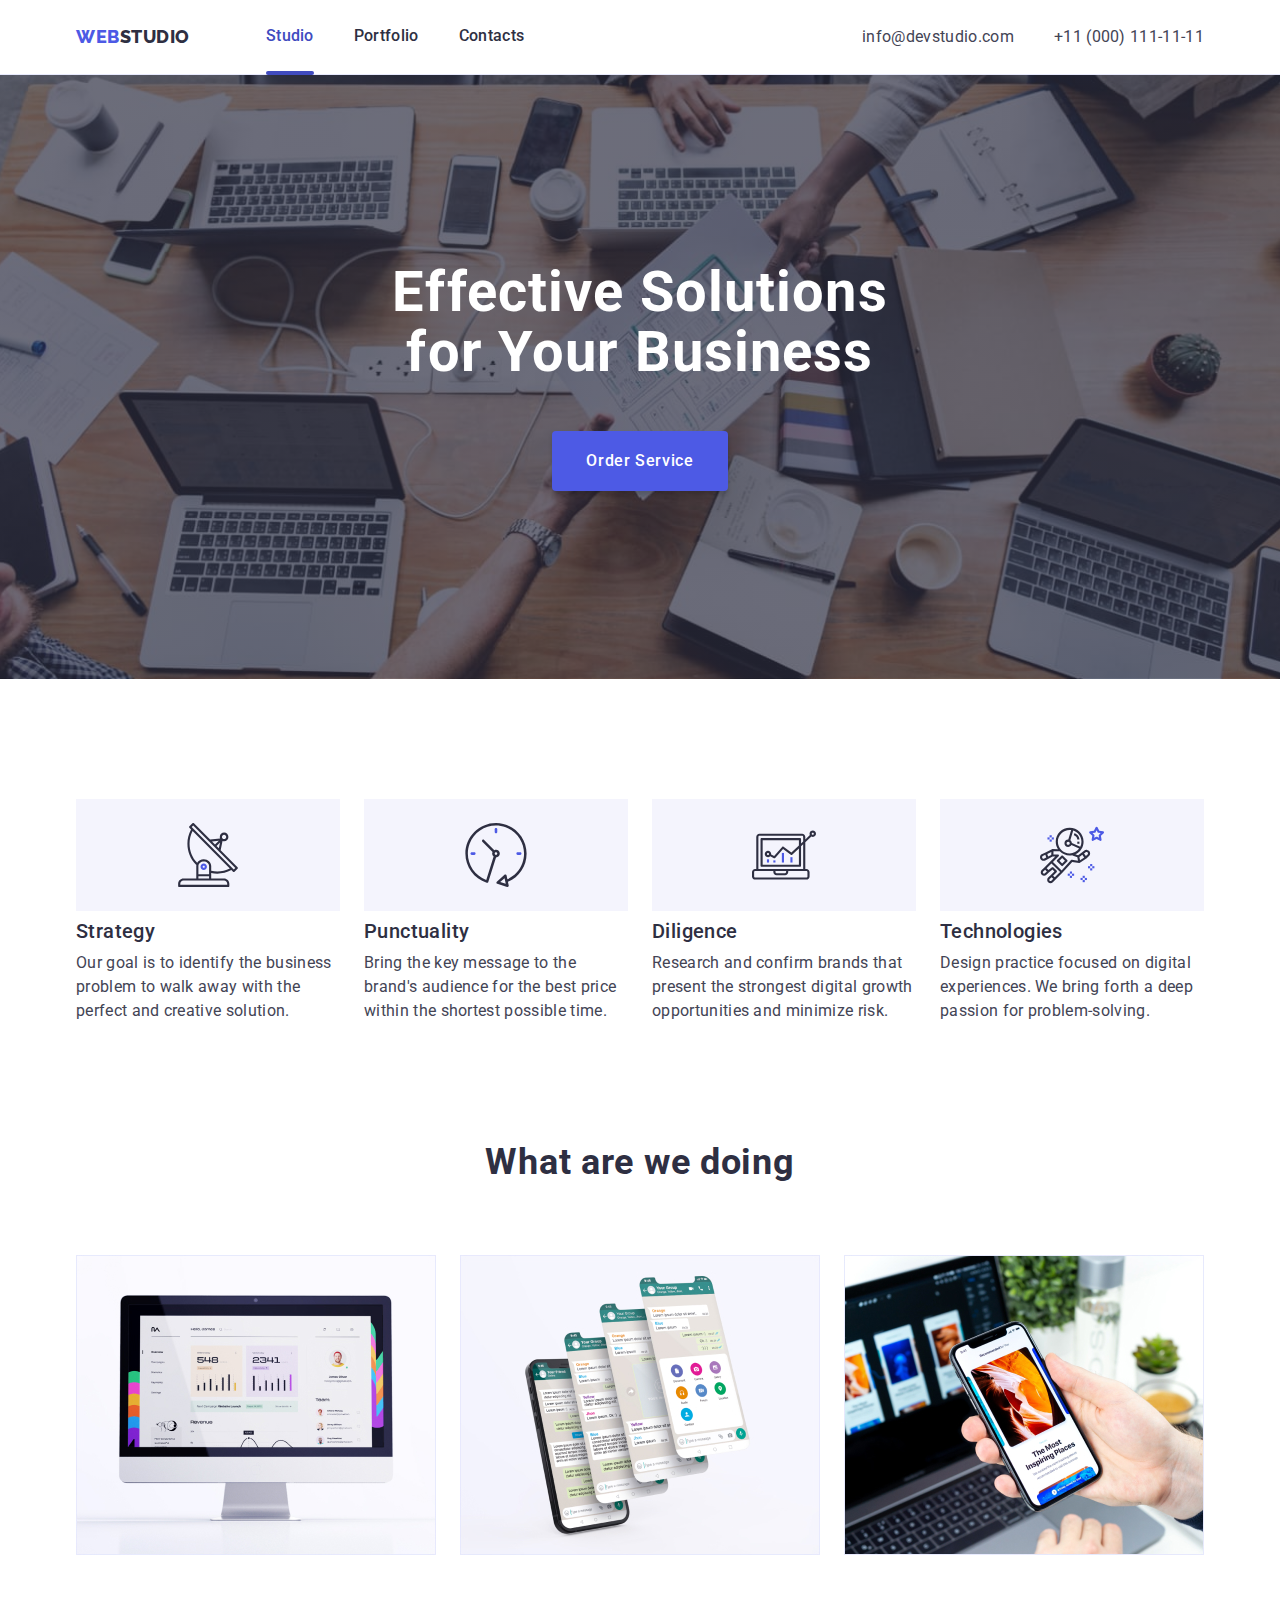
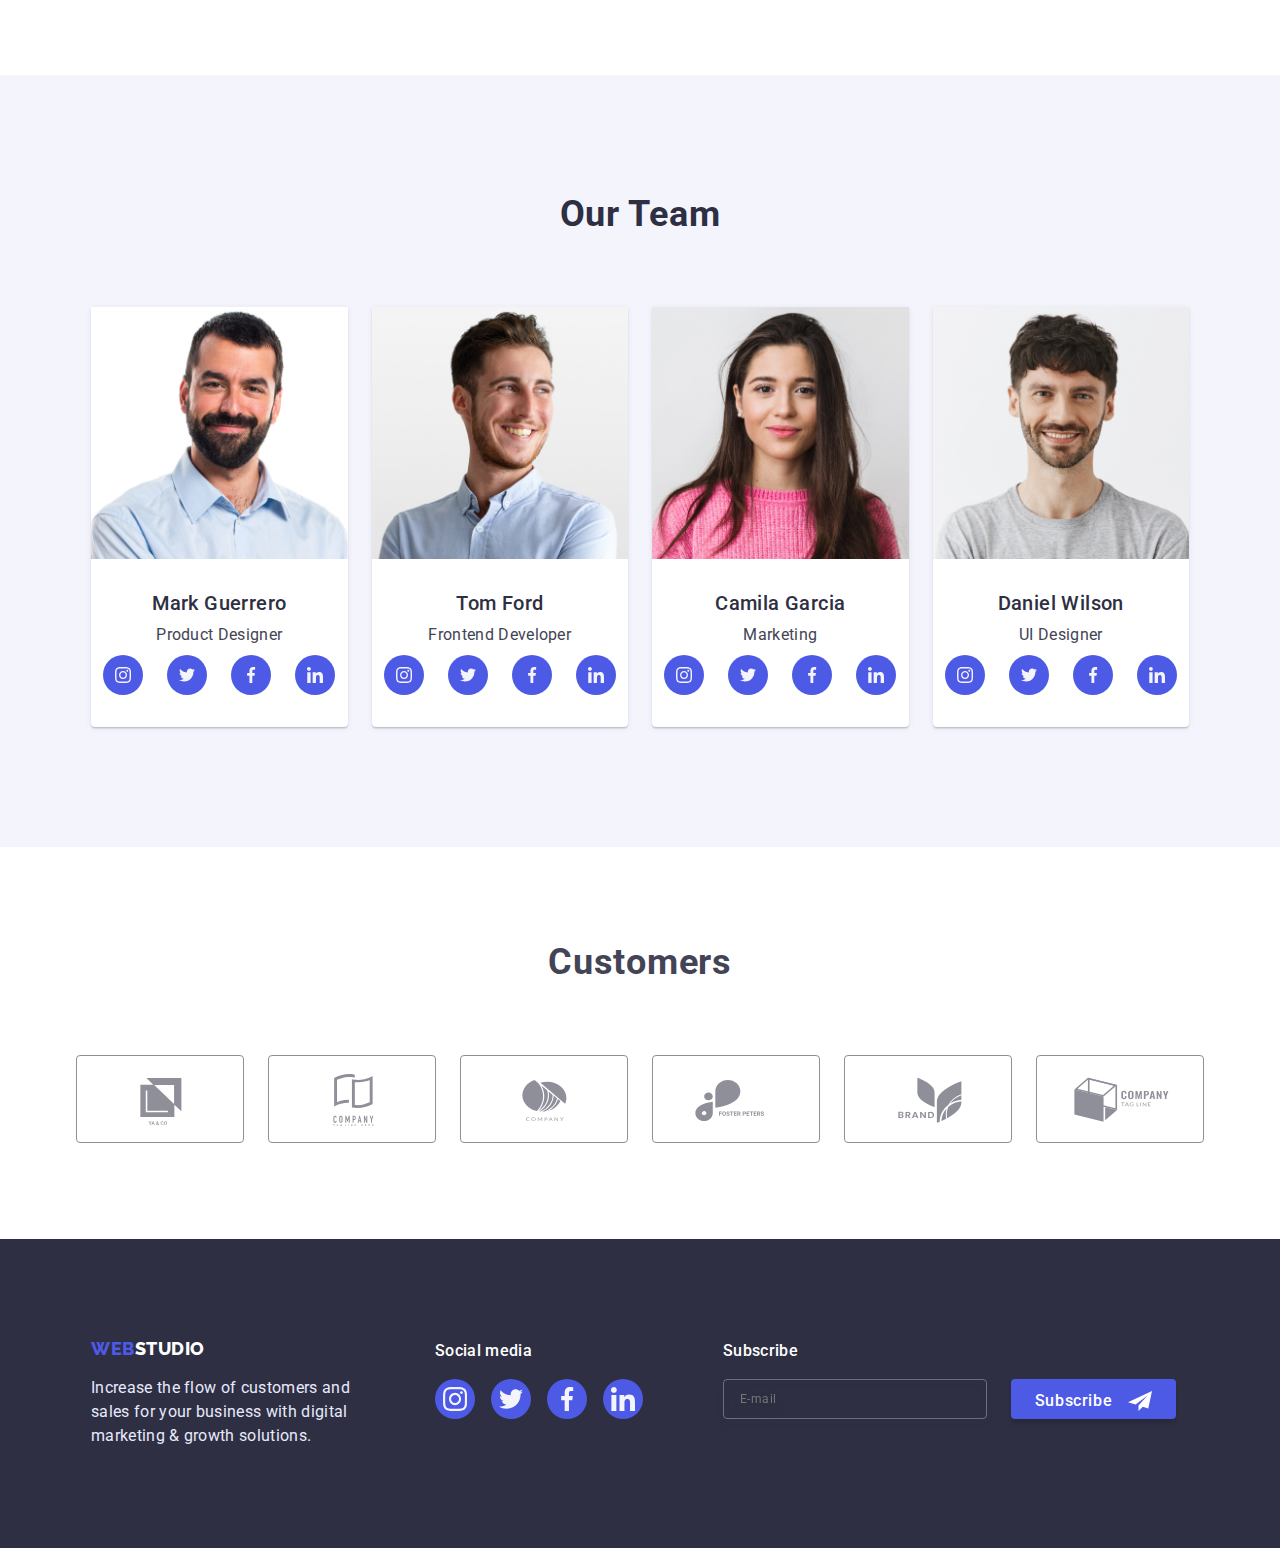
<file: index.html>
<!DOCTYPE html>
<html lang="en">
  <head>
    <meta charset="UTF-8" />
    <meta http-equiv="X-UA-Compatible" content="IE=edge" />
    <meta name="viewport" content="width=device-width, initial-scale=1.0" />
    <title>Document</title>
    <link rel="preconnect" href="https://fonts.googleapis.com" />
    <link rel="preconnect" href="https://fonts.gstatic.com" crossorigin />
    <link
      href="https://fonts.googleapis.com/css2?family=Raleway:wght@800&family=Roboto:wght@400;500;700;900&display=swap"
      rel="stylesheet"
    />
    <link
      rel="stylesheet"
      href="https://cdnjs.cloudflare.com/ajax/libs/modern-normalize/1.1.0/modern-normalize.min.css"
    />
    <link rel="stylesheet" href="./css/styles.css" />
  </head>
  <body>
    <header class="page-header">
      <div class="container main-nav">
        <nav class="top-nav">
          <a href="./index.html" class="logo">
            <span class="logo-web">WEB</span>STUDIO</a
          >
          <ul class="site-nav">
            <li class="top-item">
              <a href="./index.html" class="nav-link studio">Studio</a>
            </li>
            <li class="top-item">
              <a href="./portfolio.html" class="nav-link">Portfolio</a>
            </li>
            <li class="top-item">
              <a href="" class="nav-link">Contacts</a>
            </li>
          </ul>
        </nav>
        <address class="auth">
          <ul class="auth-link">
            <li class="top-item tab-adress">
              <a href="mailto:info@devstudio.com" class="address-link tab-mail"
                >info@devstudio.com</a
              >
            </li>
            <li class="top-item tab-adress">
              <a href="tel:+110001111111" class="address-link tab-tel"
                >+11 (000) 111-11-11</a
              >
            </li>
          </ul>
        </address>
        <button class="menu-open-btn" data-menu-open type="button">
          <svg class="menu-open-icon" width="32" height="22">
            <use href="./images/icons.svg#icon-menu-open-btn"></use>
          </svg>
        </button>
      </div>
      <div class="mob-menu is-hidden" data-menu>
        <div>
          <button type="button" class="mob-menu-modal-close" data-menu-close>
            <svg class="mob-menu-modal-icon" width="8" height="8">
              <use href="./images/icons.svg#icon-close"></use>
            </svg>
          </button>
          <ul class="mob-menu-list">
            <li class="mob-menu-item">
              <a href="./index.html" class="mob-menu-link link-contacts"
                >Studio</a
              >
            </li>
            <li class="mob-menu-item">
              <a href="./portfolio.html" class="mob-menu-link">Portfolio</a>
            </li>
            <li class="mob-menu-item">
              <a href="" class="mob-menu-link">Contacts</a>
            </li>
          </ul>
        </div>
        <div>
          <address class="mob-menu-auth">
            <ul class="mob-menu-auth-link">
              <li class="mob-menu-item">
                <a href="tel:+110001111111" class="mob-menu-address-link tel"
                  >+11 (000) 111-11-11</a
                >
              </li>
              <li class="mob-menu-item">
                <a
                  href="mailto:info@devstudio.com"
                  class="mob-menu-address-link"
                  >info@devstudio.com</a
                >
              </li>
            </ul>
          </address>
          <ul class="mob-menu-social-items">
            <li class="mob-menu-social">
              <a href="" class="mob-menu-social-link">
                <svg class="mob-menu-social-icon">
                  <use
                    href="./images/icons.svg#icon-instagram"
                    width="16"
                    height="16"
                  ></use>
                </svg>
              </a>
            </li>
            <li class="mob-menu-social">
              <a href="" class="mob-menu-social-link">
                <svg class="mob-menu-social-icon">
                  <use
                    href="./images/icons.svg#icon-twitter"
                    width="16"
                    height="16"
                  ></use>
                </svg>
              </a>
            </li>
            <li class="mob-menu-social">
              <a href="" class="mob-menu-social-link">
                <svg class="mob-menu-social-icon">
                  <use
                    href="./images/icons.svg#icon-facebook"
                    width="16"
                    height="16"
                  ></use>
                </svg>
              </a>
            </li>
            <li class="mob-menu-social">
              <a href="" class="mob-menu-social-link">
                <svg class="mob-menu-social-icon">
                  <use
                    href="./images/icons.svg#icon-linkedin"
                    width="16"
                    height="16"
                  ></use>
                </svg>
              </a>
            </li>
          </ul>
        </div>
      </div>
    </header>
    <main>
      <section class="hero">
        <h1 class="hero-title">Effective Solutions for Your Business</h1>
        <button type="button" class="hero-button" data-modal-open>
          Order Service
        </button>
      </section>

      <section class="strategy">
        <div class="container">
          <h2 class="strat-title hidden">Our skills</h2>
          <ul class="strategy-items">
            <li class="strategy-item">
              <div class="strategy-icon">
                <svg class="strat-icon">
                  <use href="./images/icons.svg#icon-antenna"></use>
                </svg>
              </div>
              <h3 class="strategy-title">Strategy</h3>
              <p class="strategy-text">
                Our goal is to identify the business problem to walk away with
                the perfect and creative solution.
              </p>
            </li>
            <li class="strategy-item">
              <div class="strategy-icon">
                <svg class="strat-icon">
                  <use href="./images/icons.svg#icon-clock"></use>
                </svg>
              </div>
              <h3 class="strategy-title">Punctuality</h3>
              <p class="strategy-text">
                Bring the key message to the brand's audience for the best price
                within the shortest possible time.
              </p>
            </li>
            <li class="strategy-item">
              <div class="strategy-icon">
                <svg class="strat-icon">
                  <use href="./images/icons.svg#icon-diagram"></use>
                </svg>
              </div>
              <h3 class="strategy-title">Diligence</h3>
              <p class="strategy-text">
                Research and confirm brands that present the strongest digital
                growth opportunities and minimize risk.
              </p>
            </li>
            <li class="strategy-item">
              <div class="strategy-icon">
                <svg class="strat-icon">
                  <use href="./images/icons.svg#icon-astronaut"></use>
                </svg>
              </div>
              <h3 class="strategy-title">Technologies</h3>
              <p class="strategy-text">
                Design practice focused on digital experiences. We bring forth a
                deep passion for problem-solving.
              </p>
            </li>
          </ul>
        </div>
      </section>

      <section class="work">
        <div class="container">
          <h2 class="work-title">What are we doing</h2>
          <ul class="work-items">
            <li class="work-item">
              <img
                srcset="./images/img1.jpg 1x, ./images/img1-2x.jpg 2x"
                src="./images/img1.jpg"
                alt="monitor"
                width="360"
              />
            </li>
            <li class="work-item">
              <img
                srcset="./images/img2.jpg 1x, ./images/img2-2x.jpg 2x"
                src="./images/img2.jpg"
                alt="text"
                width="360"
              />
            </li>
            <li class="work-item">
              <img
                srcset="./images/img3.jpg 1x, ./images/img3-2x.jpg 2x"
                src="./images/img3.jpg"
                alt="telefon"
                width="360"
              />
            </li>
          </ul>
        </div>
      </section>

      <section class="team">
        <div class="container">
          <h2 class="team-title">Our Team</h2>

          <ul class="team-items">
            <li class="team-item">
              <img
                srcset="./images/foto1.jpg 1x, ./images/foto1-2x.jpg 2x"
                src="./images/foto1.jpg"
                alt="Mark"
                width="264"
              />
              <div class="bord">
                <h3 class="team-item-title">Mark Guerrero</h3>
                <p class="team-text">Product Designer</p>

                <ul class="social-items">
                  <li class="social">
                    <a href="" class="social-link">
                      <svg class="social-icon">
                        <use
                          href="./images/icons.svg#icon-instagram"
                          width="16"
                          height="16"
                        ></use>
                      </svg>
                    </a>
                  </li>
                  <li class="social">
                    <a href="" class="social-link">
                      <svg class="social-icon">
                        <use
                          href="./images/icons.svg#icon-twitter"
                          width="16"
                          height="16"
                        ></use>
                      </svg>
                    </a>
                  </li>
                  <li class="social">
                    <a href="" class="social-link">
                      <svg class="social-icon">
                        <use
                          href="./images/icons.svg#icon-facebook"
                          width="16"
                          height="16"
                        ></use>
                      </svg>
                    </a>
                  </li>
                  <li class="social">
                    <a href="" class="social-link">
                      <svg class="social-icon">
                        <use
                          href="./images/icons.svg#icon-linkedin"
                          width="16"
                          height="16"
                        ></use>
                      </svg>
                    </a>
                  </li>
                </ul>
              </div>
            </li>
            <li class="team-item">
              <img
                srcset="./images/foto2.jpg 1x, ./images/foto2-2x.jpg 2x"
                src="./images/foto2.jpg"
                alt="Tom"
                width="264"
              />
              <div class="bord">
                <h3 class="team-item-title">Tom Ford</h3>
                <p class="team-text">Frontend Developer</p>
                <ul class="social-items">
                  <li class="social">
                    <a href="" class="social-link">
                      <svg class="social-icon">
                        <use
                          href="./images/icons.svg#icon-instagram"
                          width="16"
                          height="16"
                        ></use>
                      </svg>
                    </a>
                  </li>
                  <li class="social">
                    <a href="" class="social-link">
                      <svg class="social-icon">
                        <use
                          href="./images/icons.svg#icon-twitter"
                          width="16"
                          height="16"
                        ></use>
                      </svg>
                    </a>
                  </li>
                  <li class="social">
                    <a href="" class="social-link">
                      <svg class="social-icon">
                        <use
                          href="./images/icons.svg#icon-facebook"
                          width="16"
                          height="16"
                        ></use>
                      </svg>
                    </a>
                  </li>
                  <li class="social">
                    <a href="" class="social-link">
                      <svg class="social-icon">
                        <use
                          href="./images/icons.svg#icon-linkedin"
                          width="16"
                          height="16"
                        ></use>
                      </svg>
                    </a>
                  </li>
                </ul>
              </div>
            </li>
            <li class="team-item">
              <img
                srcset="./images/foto3.jpg 1x, ./images/foto3-2x.jpg 2x"
                src="./images/foto3.jpg"
                alt="Camila"
                width="264"
              />
              <div class="bord">
                <h3 class="team-item-title">Camila Garcia</h3>
                <p class="team-text">Marketing</p>
                <ul class="social-items">
                  <li class="social">
                    <a href="" class="social-link">
                      <svg class="social-icon">
                        <use
                          href="./images/icons.svg#icon-instagram"
                          width="16"
                          height="16"
                        ></use>
                      </svg>
                    </a>
                  </li>
                  <li class="social">
                    <a href="" class="social-link">
                      <svg class="social-icon">
                        <use
                          href="./images/icons.svg#icon-twitter"
                          width="16"
                          height="16"
                        ></use>
                      </svg>
                    </a>
                  </li>
                  <li class="social">
                    <a href="" class="social-link">
                      <svg class="social-icon">
                        <use
                          href="./images/icons.svg#icon-facebook"
                          width="16"
                          height="16"
                        ></use>
                      </svg>
                    </a>
                  </li>
                  <li class="social">
                    <a href="" class="social-link">
                      <svg class="social-icon">
                        <use
                          href="./images/icons.svg#icon-linkedin"
                          width="16"
                          height="16"
                        ></use>
                      </svg>
                    </a>
                  </li>
                </ul>
              </div>
            </li>
            <li class="team-item">
              <img
                srcset="./images/foto4.jpg 1x, ./images/foto4-2x.jpg 2x"
                src="./images/foto4.jpg"
                alt="Daniel"
                width="264"
              />
              <div class="bord">
                <h3 class="team-item-title">Daniel Wilson</h3>
                <p class="team-text">UI Designer</p>
                <ul class="social-items">
                  <li class="social">
                    <a href="" class="social-link">
                      <svg class="social-icon">
                        <use
                          href="./images/icons.svg#icon-instagram"
                          width="16"
                          height="16"
                        ></use>
                      </svg>
                    </a>
                  </li>
                  <li class="social">
                    <a href="" class="social-link">
                      <svg class="social-icon">
                        <use
                          href="./images/icons.svg#icon-twitter"
                          width="16"
                          height="16"
                        ></use>
                      </svg>
                    </a>
                  </li>
                  <li class="social">
                    <a href="" class="social-link">
                      <svg class="social-icon">
                        <use
                          href="./images/icons.svg#icon-facebook"
                          width="16"
                          height="16"
                        ></use>
                      </svg>
                    </a>
                  </li>
                  <li class="social">
                    <a href="" class="social-link">
                      <svg class="social-icon">
                        <use
                          href="./images/icons.svg#icon-linkedin"
                          width="16"
                          height="16"
                        ></use>
                      </svg>
                    </a>
                  </li>
                </ul>
              </div>
            </li>
          </ul>
        </div>
      </section>
      <section class="customers">
        <div class="container">
          <h2 class="customers-title">Customers</h2>
          <ul class="customers-items">
            <li class="customers-item">
              <a href="" class="customers-link">
                <svg class="icon-item">
                  <use href="./images/icons.svg#icon-Logo1"></use>
                </svg>
              </a>
            </li>
            <li class="customers-item">
              <a href="" class="customers-link">
                <svg class="icon-item">
                  <use href="./images/icons.svg#icon-Logo2"></use>
                </svg>
              </a>
            </li>
            <li class="customers-item">
              <a href="" class="customers-link">
                <svg class="icon-item">
                  <use href="./images/icons.svg#icon-Logo3"></use>
                </svg>
              </a>
            </li>
            <li class="customers-item">
              <a href="" class="customers-link">
                <svg class="icon-item">
                  <use href="./images/icons.svg#icon-Logo4"></use>
                </svg>
              </a>
            </li>
            <li class="customers-item">
              <a href="" class="customers-link">
                <svg class="icon-item">
                  <use href="./images/icons.svg#icon-Logo5"></use>
                </svg>
              </a>
            </li>
            <li class="customers-item">
              <a href="" class="customers-link">
                <svg class="icon-item">
                  <use href="./images/icons.svg#icon-Logo6"></use>
                </svg>
              </a>
            </li>
          </ul>
        </div>
      </section>
    </main>
    <footer class="footer">
      <div class="container footer-container">
        <div class="footer-cont">
          <a href="./index.html" class="footer-logo"
            ><span class="logo-web">WEB</span>STUDIO</a
          >
          <p class="footer-text">
            Increase the flow of customers and sales for your business with
            digital marketing & growth solutions.
          </p>
        </div>
        <div class="footer-cont">
          <p class="footer-media">Social media</p>
          <ul class="footer-items">
            <li class="footer-social">
              <a href="" class="footer-link">
                <svg class="footer-icon">
                  <use href="./images/icons.svg#icon-instagram"></use>
                </svg>
              </a>
            </li>
            <li class="footer-social">
              <a href="" class="footer-link">
                <svg class="footer-icon">
                  <use href="./images/icons.svg#icon-twitter"></use>
                </svg>
              </a>
            </li>
            <li class="footer-social">
              <a href="" class="footer-link">
                <svg class="footer-icon">
                  <use href="./images/icons.svg#icon-facebook"></use>
                </svg>
              </a>
            </li>
            <li class="footer-social">
              <a href="" class="footer-link">
                <svg class="footer-icon">
                  <use href="./images/icons.svg#icon-linkedin"></use>
                </svg>
              </a>
            </li>
          </ul>
        </div>
        <div class="footer-form">
          <p class="footer-media">Subscribe</p>
          <form class="footer-subscribe">
            <label for="footer-email" class="hidden">E-mail</label>
            <input
              type="email"
              name="footer-email"
              id="footer-email"
              placeholder="E-mail"
              class="footer-mail"
            />
            <button type="submit" class="footer-button">
              Subscribe
              <svg class="footer-icon-send" width="24" height="24">
                <use href="./images/icons.svg#icon-Frame-3"></use>
              </svg>
            </button>
          </form>
        </div>
      </div>
    </footer>
    <div class="backdrop is-hidden" data-modal>
      <div class="modal">
        <button type="button" class="modal-close" data-modal-close>
          <svg class="modal-icon" width="8" height="8">
            <use href="./images/icons.svg#icon-close"></use>
          </svg>
        </button>
        <p class="modal-title">Leave your contacts and we will call you back</p>
        <form class="modal-form">
          <div class="modal-field">
            <label for="user-name" class="modal-label-text">Name</label>
            <div class="input-wrap">
              <input
                type="text"
                class="modal-input"
                name="user-name"
                id="user-name"
              />
              <svg class="modal-input-icon" width="18" height="24">
                <use href="./images/icons.svg#icon-Frame"></use>
              </svg>
            </div>
          </div>
          <div class="modal-field">
            <label for="user-phone" class="modal-label-text">Phone</label>
            <div class="input-wrap">
              <input
                type="tel"
                class="modal-input"
                name="user-phone"
                id="user-phone"
              />
              <svg class="modal-input-icon" width="18" height="24">
                <use href="./images/icons.svg#icon-phone"></use>
              </svg>
            </div>
          </div>

          <div class="modal-field">
            <label for="user-email" class="modal-label-text">Email</label>
            <div class="input-wrap">
              <input
                type="email"
                class="modal-input"
                name="user-email"
                id="user-email"
              />
              <svg class="modal-input-icon" width="18" height="24">
                <use href="./images/icons.svg#icon-email"></use>
              </svg>
            </div>
          </div>

          <div class="modal-field">
            <label for="user-comment" class="modal-label-text">Comment</label>
            <textarea
              name="user-comment"
              id="user-comment"
              class="modal-textarea"
              placeholder="Text input"
            ></textarea>
          </div>
          <div class="modal-field">
            <input
              type="checkbox"
              id="privacy"
              name="user-privacy"
              value="true"
              class="modal-check hidden"
            />
            <label for="privacy" class="check-text">
              <span>
                <svg class="check-icon" width="10" height="8">
                  <use href="./images/icons.svg#icon-Vector"></use>
                </svg>
              </span>
              I accept the terms and conditions of the
              <a href="" class="modal-link">Privacy Policy</a></label
            >
          </div>

          <button type="submit" class="form-button">Send</button>
        </form>
      </div>
    </div>
    <script src="./js/modal.js"></script>
    <script src="./js/menu.js"></script>
  </body>
</html>
</file>
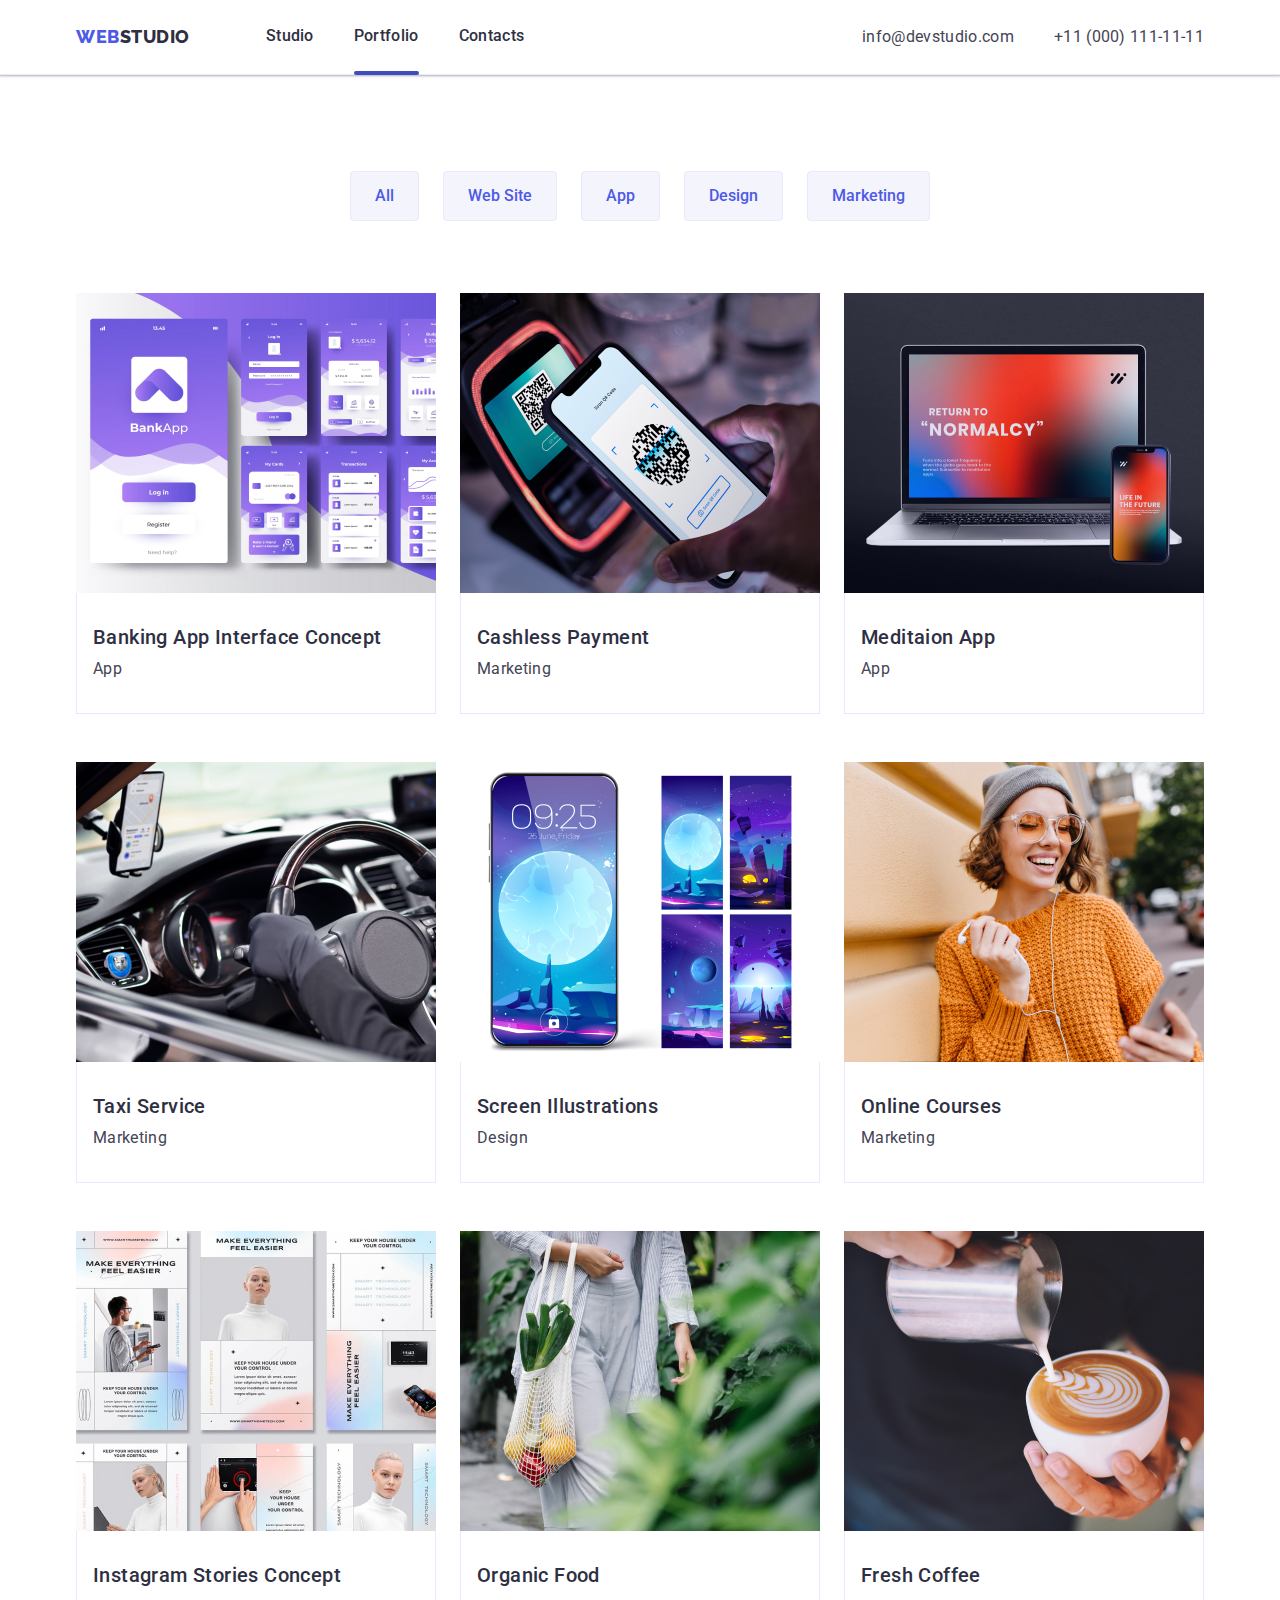
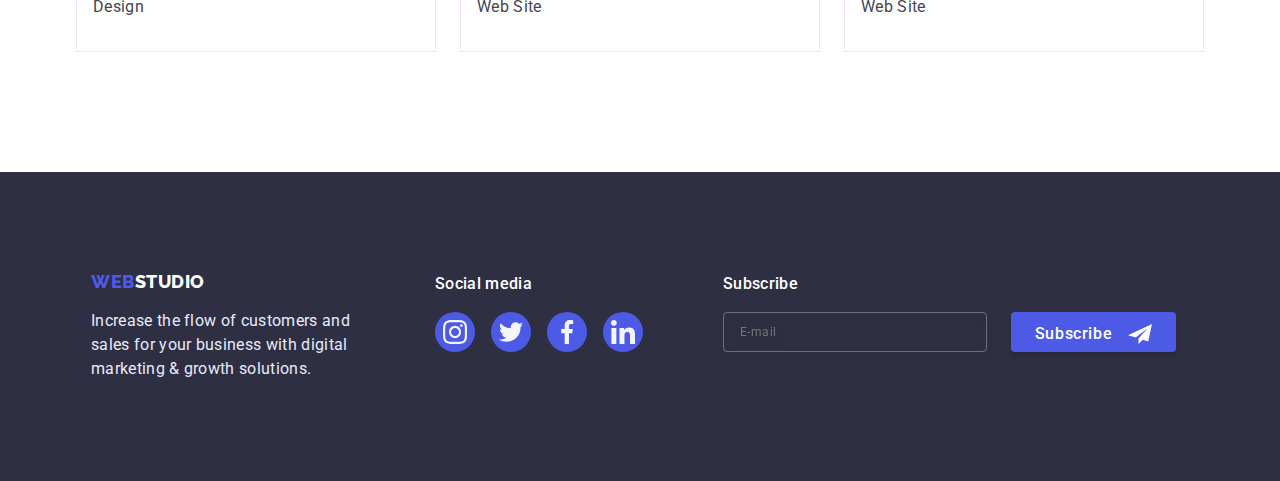
<file: portfolio.html>
<!DOCTYPE html>
<html lang="en">
  <head>
    <meta charset="UTF-8" />
    <meta http-equiv="X-UA-Compatible" content="IE=edge" />
    <meta name="viewport" content="width=device-width, initial-scale=1.0" />
    <title>Document</title>
    <link rel="preconnect" href="https://fonts.googleapis.com" />
    <link rel="preconnect" href="https://fonts.gstatic.com" crossorigin />
    <link
      href="https://fonts.googleapis.com/css2?family=Raleway:wght@800&family=Roboto:wght@400;500;700;900&display=swap"
      rel="stylesheet"
    />
    <link
      rel="stylesheet"
      href="https://cdnjs.cloudflare.com/ajax/libs/modern-normalize/1.1.0/modern-normalize.min.css"
    />
    <link rel="stylesheet" href="./css/styles.css" />
  </head>
  <body>
    <header class="page-header">
      <div class="container main-nav">
        <nav class="top-nav">
          <a href="./index.html" class="logo">
            <span class="logo-web">WEB</span>STUDIO</a
          >
          <ul class="site-nav">
            <li class="top-item">
              <a href="./index.html" class="nav-link">Studio</a>
            </li>
            <li class="top-item">
              <a href="./portfolio.html" class="nav-link portfolio-link-p"
                >Portfolio</a
              >
            </li>
            <li class="top-item">
              <a href="" class="nav-link">Contacts</a>
            </li>
          </ul>
        </nav>
        <address class="auth">
          <ul class="auth-link">
            <li class="top-item">
              <a href="mailto:info@devstudio.com" class="address-link"
                >info@devstudio.com</a
              >
            </li>
            <li class="top-item">
              <a href="tel:+110001111111" class="address-link"
                >+11 (000) 111-11-11</a
              >
            </li>
          </ul>
        </address>
      </div>
    </header>
    <main>
      <section class="portfolio">
        <div class="container">
          <h1 class="hidden">Portfolio</h1>
          <ul class="portfolio-button">
            <li class="portfolio-btn">
              <button type="button" class="btn">All</button>
            </li>
            <li class="portfolio-btn">
              <button type="button" class="btn">Web Site</button>
            </li>
            <li class="portfolio-btn">
              <button type="button" class="btn">App</button>
            </li>
            <li class="portfolio-btn">
              <button type="button" class="btn">Design</button>
            </li>
            <li class="portfolio-btn">
              <button type="button" class="btn">Marketing</button>
            </li>
          </ul>
          <ul class="portfolio-works">
            <li class="portfolio-work-item">
              <a href="" class="portfolio-link">
                <div class="portfolio-wrap">
                  <img
                    src="./images/banking-app.jpg"
                    alt="banking"
                    width="360"
                  />
                  <p class="portfolio-cover-text">
                    14 Stylish and User-Friendly App Design Concepts · Task
                    Manager App · Calorie Tracker App · Exotic Fruit Ecommerce
                    App · Cloud Storage App
                  </p>
                </div>

                <div class="portfolio-bord">
                  <h2 class="portfolio-work-title">
                    Banking App Interface Concept
                  </h2>
                  <p class="portfolio-work-text">App</p>
                </div>
              </a>
            </li>
            <li class="portfolio-work-item">
              <a href="" class="portfolio-link">
                <div class="portfolio-wrap">
                  <img src="./images/cashless.jpg" alt="cashless" width="360" />
                  <p class="portfolio-cover-text">
                    14 Stylish and User-Friendly App Design Concepts · Task
                    Manager App · Calorie Tracker App · Exotic Fruit Ecommerce
                    App · Cloud Storage App
                  </p>
                </div>

                <div class="portfolio-bord">
                  <h2 class="portfolio-work-title">Cashless Payment</h2>
                  <p class="portfolio-work-text">Marketing</p>
                </div>
              </a>
            </li>
            <li class="portfolio-work-item">
              <a href="" class="portfolio-link">
                <div class="portfolio-wrap">
                  <img
                    src="./images/meditaion.jpg"
                    alt="meditaion"
                    width="360"
                  />
                  <p class="portfolio-cover-text">
                    14 Stylish and User-Friendly App Design Concepts · Task
                    Manager App · Calorie Tracker App · Exotic Fruit Ecommerce
                    App · Cloud Storage App
                  </p>
                </div>

                <div class="portfolio-bord">
                  <h2 class="portfolio-work-title">Meditaion App</h2>
                  <p class="portfolio-work-text">App</p>
                </div>
              </a>
            </li>
            <li class="portfolio-work-item">
              <a href="" class="portfolio-link">
                <div class="portfolio-wrap">
                  <img src="./images/taxi.jpg" alt="taxi" width="360" />
                  <p class="portfolio-cover-text">
                    14 Stylish and User-Friendly App Design Concepts · Task
                    Manager App · Calorie Tracker App · Exotic Fruit Ecommerce
                    App · Cloud Storage App
                  </p>
                </div>

                <div class="portfolio-bord">
                  <h2 class="portfolio-work-title">Taxi Service</h2>
                  <p class="portfolio-work-text">Marketing</p>
                </div>
              </a>
            </li>
            <li class="portfolio-work-item">
              <a href="" class="portfolio-link">
                <div class="portfolio-wrap">
                  <img src="./images/screen.jpg" alt="screen" width="360" />
                  <p class="portfolio-cover-text">
                    14 Stylish and User-Friendly App Design Concepts · Task
                    Manager App · Calorie Tracker App · Exotic Fruit Ecommerce
                    App · Cloud Storage App
                  </p>
                </div>

                <div class="portfolio-bord">
                  <h2 class="portfolio-work-title">Screen Illustrations</h2>
                  <p class="portfolio-work-text">Design</p>
                </div>
              </a>
            </li>
            <li class="portfolio-work-item">
              <a href="" class="portfolio-link">
                <div class="portfolio-wrap">
                  <img src="./images/online.jpg" alt="online" width="360" />
                  <p class="portfolio-cover-text">
                    14 Stylish and User-Friendly App Design Concepts · Task
                    Manager App · Calorie Tracker App · Exotic Fruit Ecommerce
                    App · Cloud Storage App
                  </p>
                </div>

                <div class="portfolio-bord">
                  <h2 class="portfolio-work-title">Online Courses</h2>
                  <p class="portfolio-work-text">Marketing</p>
                </div>
              </a>
            </li>
            <li class="portfolio-work-item">
              <a href="" class="portfolio-link">
                <div class="portfolio-wrap">
                  <img
                    src="./images/instagram.jpg"
                    alt="instagram"
                    width="360"
                  />
                  <p class="portfolio-cover-text">
                    14 Stylish and User-Friendly App Design Concepts · Task
                    Manager App · Calorie Tracker App · Exotic Fruit Ecommerce
                    App · Cloud Storage App
                  </p>
                </div>

                <div class="portfolio-bord">
                  <h2 class="portfolio-work-title">
                    Instagram Stories Concept
                  </h2>
                  <p class="portfolio-work-text">Design</p>
                </div>
              </a>
            </li>
            <li class="portfolio-work-item">
              <a href="" class="portfolio-link">
                <div class="portfolio-wrap">
                  <img src="./images/organic.jpg" alt="organic" width="360" />
                  <p class="portfolio-cover-text">
                    14 Stylish and User-Friendly App Design Concepts · Task
                    Manager App · Calorie Tracker App · Exotic Fruit Ecommerce
                    App · Cloud Storage App
                  </p>
                </div>

                <div class="portfolio-bord">
                  <h2 class="portfolio-work-title">Organic Food</h2>
                  <p class="portfolio-work-text">Web Site</p>
                </div>
              </a>
            </li>
            <li class="portfolio-work-item">
              <a href="" class="portfolio-link">
                <div class="portfolio-wrap">
                  <img src="./images/fresh.jpg" alt="fresh" width="360" />
                  <p class="portfolio-cover-text">
                    14 Stylish and User-Friendly App Design Concepts · Task
                    Manager App · Calorie Tracker App · Exotic Fruit Ecommerce
                    App · Cloud Storage App
                  </p>
                </div>

                <div class="portfolio-bord">
                  <h2 class="portfolio-work-title">Fresh Coffee</h2>
                  <p class="portfolio-work-text">Web Site</p>
                </div>
              </a>
            </li>
          </ul>
        </div>
      </section>
    </main>
    <footer class="footer">
      <div class="container footer-container">
        <div class="footer-cont">
          <a href="./index.html" class="footer-logo"
            ><span class="logo-web">WEB</span>STUDIO</a
          >
          <p class="footer-text">
            Increase the flow of customers and sales for your business with
            digital marketing & growth solutions.
          </p>
        </div>
        <div class="footer-cont">
          <p class="footer-media">Social media</p>
          <ul class="footer-items">
            <li class="footer-social">
              <a href="" class="footer-link">
                <svg class="footer-icon">
                  <use href="./images/icons.svg#icon-instagram"></use>
                </svg>
              </a>
            </li>
            <li class="footer-social">
              <a href="" class="footer-link">
                <svg class="footer-icon">
                  <use href="./images/icons.svg#icon-twitter"></use>
                </svg>
              </a>
            </li>
            <li class="footer-social">
              <a href="" class="footer-link">
                <svg class="footer-icon">
                  <use href="./images/icons.svg#icon-facebook"></use>
                </svg>
              </a>
            </li>
            <li class="footer-social">
              <a href="" class="footer-link">
                <svg class="footer-icon">
                  <use href="./images/icons.svg#icon-linkedin"></use>
                </svg>
              </a>
            </li>
          </ul>
        </div>
        <div class="footer-form">
          <p class="footer-media">Subscribe</p>
          <form class="footer-subscribe">
            <label for="footer-email" class="hidden">E-mail</label>
            <input
              type="email"
              name="footer-email"
              id="footer-email"
              placeholder="E-mail"
              class="footer-mail"
            />
            <button type="submit" class="footer-button">
              Subscribe
              <svg class="footer-icon-send" width="24" height="24">
                <use href="./images/icons.svg#icon-Frame-3"></use>
              </svg>
            </button>
          </form>
        </div>
      </div>
    </footer>
  </body>
</html>
</file>
<file: css/styles.css>
:root {
  --primary-brand: #4d5ae5;
  --pressed-state: #404bbf;
  --headings-text: #2e2f42;
  --success: #31d0aa;
  --body-text: #434455;
  --subtle-text: #8e8f99;
  --accent: #e7e9fc;
  --light: #f4f4fd;
  --modal-overlay: rgba(46, 47, 66, 0.4);
  --hero-background: #2e2f42;
  --white: #ffffff;
}

html {
  box-sizing: border-box;
}

*,
::before,
::after {
  box-sizing: inherit;
}

body {
  background-color: var(--white);
  color: var(--body-text);
  font-family: roboto, sans-serif;
}

img {
  display: block;
  width: 100%;
  height: auto;
}

h1,
h2,
h3,
p {
  margin: 0;
}

.hidden {
  position: absolute;
  width: 1px;
  height: 1px;
  margin: -1px;
  border: 0;
  padding: 0;
  white-space: nowrap;
  clip-path: inset(100%);
  clip: rect(0 0 0 0);
  overflow: hidden;
}

.portfolio {
  padding-top: 96px;
  padding-bottom: 120px;
}

.portfolio-button {
  display: flex;
  justify-content: center;
  margin-top: 0;
  margin-bottom: 72px;
  padding-left: 0;
}

.portfolio-btn {
  margin-right: 24px;
  align-items: center;
  text-align: center;
  letter-spacing: 0.04em;
  list-style: none;
}

.portfolio-btn:last-child {
  margin-right: 0;
}

.btn {
  font-family: roboto, sans-serif;
  font-weight: 500;
  font-size: 16px;
  line-height: 1.5;
  color: var(--primary-brand);
  background-color: var(--light);
  cursor: pointer;
  border: 1px solid #e7e9fc;
  border-radius: 4px;
  padding: 12px 24px;

  transition: background-color 250ms cubic-bezier(0.4, 0, 0.2, 1),
    color 250ms cubic-bezier(0.4, 0, 0.2, 1),
    box-shadow 250ms cubic-bezier(0.4, 0, 0.2, 1),
    border-color 250ms cubic-bezier(0.4, 0, 0.2, 1);
}

.btn:hover,
.btn:focus {
  background-color: var(--pressed-state);
  color: var(--white);
  box-shadow: 0px 3px 1px rgba(0, 0, 0, 0.1), 0px 2px 1px rgba(0, 0, 0, 0.08),
    0px 2px 2px rgba(0, 0, 0, 0.12);
  border-color: transparent;
}

.portfolio-works {
  display: flex;
  flex-wrap: wrap;
  list-style: none;
  margin-top: 0;
  margin-bottom: 0;
  padding-left: 0;
  gap: 48px 24px;
}

.portfolio-work-item {
  width: 360px;
}

.portfolio-work-item:nth-child(3n) {
  margin-right: 0;
}

.portfolio-work-item:nth-last-child(-n + 3) {
  margin-bottom: 0;
}

.portfolio-wrap {
  position: relative;
  overflow: hidden;
}

.portfolio-cover-text {
  position: absolute;
  top: 0;
  font-size: 16px;
  font-weight: 400;
  line-height: 1.5;
  letter-spacing: 0.02em;
  color: var(--light);
  background-color: var(--primary-brand);
  padding-left: 32px;
  padding-right: 32px;
  padding-top: 40px;
  height: 100%;

  transform: translateY(100%);
  transition: transform 250ms cubic-bezier(0.4, 0, 0.2, 1);
}

.portfolio-work-title {
  /* padding-top: 32px; */
  margin-top: 0;
  margin-bottom: 0;
  color: var(--headings-text);
  font-weight: 500;
  font-size: 20px;
  line-height: 1.2;
  letter-spacing: 0.02em;
}

.portfolio-work-text {
  margin-top: 8px;
  /* margin-bottom: 32px; */
  color: var(--body-text);
  font-size: 16px;
  line-height: 1.5;
  letter-spacing: 0.02em;
}

.portfolio-link {
  display: block;
  text-decoration: none;
  transition: box-shadow 250ms cubic-bezier(0.4, 0, 0.2, 1);
}

.portfolio-link:focus,
.portfolio-link:hover {
  box-shadow: 0px 1px 6px rgba(46, 47, 66, 0.08),
    0px 1px 1px rgba(46, 47, 66, 0.16), 0px 2px 1px rgba(46, 47, 66, 0.08);
}

.portfolio-link:hover .portfolio-cover-text {
  transform: translateY(0);
}

.portfolio-bord {
  padding-top: 32px;
  padding-bottom: 32px;
  padding-left: 16px;
  padding-right: 16px;
  border-bottom: 1px solid #e7e9fc;
  border-left: 1px solid #e7e9fc;
  border-right: 1px solid #e7e9fc;
}

.portfolio-link-p {
  color: var(--pressed-state);
}
.backdrop {
  position: fixed;
  top: 0;
  width: 100%;
  height: 100%;
  background-color: var(--modal-overlay);

  opacity: 1;
  transition: opacity 250ms cubic-bezier(0.4, 0, 0.2, 1),
    visibility 250ms cubic-bezier(0.4, 0, 0.2, 1);
}

.backdrop.is-hidden {
  /* opacity: 0;
  transition: opacity 250ms cubic-bezier(0.4, 0, 0.2, 1); */
}

/* --------------MOBILE FIRST-------------- */

.page-header {
  background-color: var(--white);
  border-bottom: 1px solid #e7e9fc;
  box-shadow: 0px 2px 1px rgba(46, 47, 66, 0.08),
    0px 1px 1px rgba(46, 47, 66, 0.16), 0px 1px 6px rgba(46, 47, 66, 0.08);
}

.logo {
  font-family: raleway, sans-serif;
  color: var(--headings-text);
  font-weight: 800;
  font-size: 18px;
  line-height: 1.17;
  letter-spacing: 0.03em;
  text-decoration: none;
}

.logo-web {
  color: var(--primary-brand);
}

.main-nav {
  display: flex;
  align-items: center;
  padding-top: 24px;
  padding-bottom: 24px;
}

.auth {
  display: none;
}

.site-nav {
  display: none;
}
.menu-open-btn {
  background-color: transparent;
  width: 32px;
  height: 22px;
  border: none;
  margin-left: auto;
  padding: 0;
}
.menu-open-icon {
  stroke: var(--headings-text);
}

.mob-menu {
  position: fixed;
  top: 0;
  z-index: 1;
  padding-top: 80px;
  padding-bottom: 40px;
  padding-left: 40px;
  padding-right: 35px;
  width: 100%;
  height: 100%;
  background-color: var(--white);
  display: flex;
  flex-direction: column;
  justify-content: space-between;
  overflow: auto;
}

.mob-menu-modal-close {
  display: flex;
  margin-left: auto;
  border-radius: 50%;
  border: 1px solid rgba(0, 0, 0, 0.1);
  background-color: transparent;
  justify-content: center;
  align-items: center;
  position: absolute;
  top: 24px;
  right: 24px;
  width: 24px;
  height: 24px;
  cursor: pointer;
  background-color: var(--accent);
  transition: background-color 250ms cubic-bezier(0.4, 0, 0.2, 1),
    fill 250ms cubic-bezier(0.4, 0, 0.2, 1);
}

.mob-menu-list {
  margin-bottom: 50px;
  list-style: none;
  padding: 0;
  text-decoration: none;
  margin: 0;
}

.mob-menu-item:not(:last-child) {
  margin-bottom: 40px;
}

.mob-menu-link {
  color: var(--headings-text);
  font-family: roboto, sans-serif;
  font-weight: 700;
  font-size: 36px;
  line-height: 1.11;
  letter-spacing: 0.02em;
  text-decoration: none;
  font-style: normal;
  position: relative;
  transition: color 250ms cubic-bezier(0.4, 0, 0.2, 1);
}

.link-contacts {
  color: var(--pressed-state);
}

.mob-menu-link:hover,
.mob-menu-link:focus {
  color: var(--pressed-state);
}

.mob-menu-auth {
  margin-bottom: 48px;
}

.mob-menu-auth-link {
  padding-left: 0;
  list-style: none;
  text-decoration: none;
  margin: 0;
}

.mob-menu-address-link {
  font-family: roboto, sans-serif;
  font-weight: 500;
  font-size: 20px;
  line-height: 1.2;
  letter-spacing: 0.02em;
  text-decoration: none;
  color: var(--body-text);
  font-style: normal;
  transition: color 250ms cubic-bezier(0.4, 0, 0.2, 1);
}

.tel {
  font-family: roboto, sans-serif;
  font-weight: 700;
  font-size: 36px;
  line-height: 1.11;
  letter-spacing: 0.02em;
  color: var(--primary-brand);
}

.mob-menu-social-items {
  display: flex;

  gap: 24px;
  list-style: none;
  margin-top: 0;
  margin-bottom: 0;
  padding-left: 0;
}
.mob-menu-social {
  display: flex;
  justify-content: center;
  align-items: center;
}

.mob-menu-social-link {
  display: flex;
  justify-content: center;
  align-items: center;
  width: 40px;
  height: 40px;
  background-color: var(--primary-brand);
  border-radius: 50%;
  transition: background-color 250ms cubic-bezier(0.4, 0, 0.2, 1);
}

.mob-menu-social-link:hover,
.mob-menu-social-link:focus {
  background-color: var(--pressed-state);
}

.mob-menu-social-icon {
  width: 16px;
  height: 16px;
}

.hero {
  max-width: 1440px;
  margin-left: auto;
  margin-right: auto;
  background-image: linear-gradient(
      to right,
      rgba(46, 47, 66, 0.7),
      rgba(46, 47, 66, 0.7)
    ),
    url("../images/people-office-mob.jpg");
  background-repeat: no-repeat;
  background-position: center;
  background-size: cover;
  background-color: var(--hero-background);
  text-align: center;
  padding-top: 112px;
  padding-bottom: 112px;
}

@media (min-device-pixel-ratio: 2),
  (min-resolution: 192dpi),
  (min-resolution: 2dppx) {
  .hero {
    background-image: linear-gradient(
        to right,
        rgba(46, 47, 66, 0.7),
        rgba(46, 47, 66, 0.7)
      ),
      url("../images/people-office-mob-2x.jpg");
  }
}

.hero-title {
  margin-top: 0;
  margin-bottom: 48px;
  margin-left: auto;
  margin-right: auto;
  width: 320px;
  font-weight: 700;
  font-size: 36px;
  line-height: 1.11;
  text-align: center;
  letter-spacing: 0.02em;
  color: var(--white);
}

.hero-button {
  border-radius: 4px;
  padding: 16px 32px;
  min-width: 169px;
  font-family: roboto, sans-serif;
  font-weight: 500;
  font-size: 16px;
  line-height: 1.5;
  letter-spacing: 0.04em;
  color: var(--white);
  background-color: var(--primary-brand);
  cursor: pointer;
  box-shadow: 0px 4px 4px rgba(0, 0, 0, 0.15);
  border-color: transparent;
  transition: background-color 250ms cubic-bezier(0.4, 0, 0.2, 1);
}

.hero-button:hover,
.hero-button:focus {
  background-color: var(--pressed-state);
}

.strategy {
  padding-bottom: 96px;
  padding-top: 96px;
}

.container {
  width: 100%;
  padding-left: 15px;
  padding-right: 15px;
  margin-left: auto;
  margin-right: auto;
}

.strategy-items {
  display: flex;
  flex-wrap: wrap;
  list-style: none;
  gap: 72px;
  padding-left: 0;
  margin: 0;
}

.strategy-item {
  width: 100%;
}

.strategy-icon {
  height: 112px;
  display: none;
  justify-content: center;
  align-items: center;
  background-color: var(--light);
}

.strat-icon {
  width: 64px;
  height: 64px;
}

.strategy-item:last-child {
  margin-right: 0;
}

.strat-title {
  margin-top: 0;
  margin-bottom: 0;
}

.strategy-title {
  margin-bottom: 8px;
  font-weight: 700;
  font-size: 36px;
  line-height: 1.11;
  letter-spacing: 0.02em;
  color: var(--headings-text);
  text-align: center;
}

.strategy-text {
  margin-top: 0;
  margin-bottom: 0;
  font-weight: 500;
  font-size: 16px;
  line-height: 1.5;
  letter-spacing: 0.02em;
  color: var(--body-text);
}

.work {
  display: none;
}

.team {
  background-color: var(--light);
  padding-top: 120px;
  padding-bottom: 120px;
}

.team-title {
  font-family: roboto, sans-serif;
  margin-top: 0;
  margin-bottom: 72px;
  color: var(--headings-text);
  font-weight: 700;
  font-size: 36px;
  line-height: 1.11;
  text-align: center;
  letter-spacing: 0.02em;
}

.team-items {
  display: flex;
  flex-wrap: wrap;
  justify-content: center;
  gap: 72px;
  padding-left: 0;
  list-style: none;
  margin-top: 0;
  margin-bottom: 0;
}

.team-item {
  background-color: var(--white);
  border-radius: 0px 0px 4px 4px;
  box-shadow: 0px 1px 6px rgba(46, 47, 66, 0.08),
    0px 1px 1px rgba(46, 47, 66, 0.16), 0px 2px 1px rgba(46, 47, 66, 0.08);
}

.team-item:last-child {
  margin-right: 0;
}

.team-item-title {
  margin-top: 0;
  margin-bottom: 8px;
  color: var(--headings-text);
  font-weight: 500;
  font-size: 20px;
  line-height: 1.2;
  text-align: center;
  letter-spacing: 0.02em;
}

.team-text {
  margin-top: 0;
  margin-bottom: 0;
  color: var(--body-text);
  font-size: 16px;
  line-height: 1.5;
  text-align: center;
  letter-spacing: 0.02em;
}

.bord {
  padding-top: 32px;
  padding-bottom: 32px;
}

.social-items {
  display: flex;
  justify-content: center;
  gap: 24px;
  list-style: none;
  margin-top: 8px;
  padding-left: 0;
}
.social {
  display: flex;
  justify-content: center;
  align-items: center;
}

.social-link {
  display: flex;
  justify-content: center;
  align-items: center;
  width: 40px;
  height: 40px;
  background-color: var(--primary-brand);
  border-radius: 50%;
  transition: background-color 250ms cubic-bezier(0.4, 0, 0.2, 1);
}

.social-link:hover,
.social-link:focus {
  background-color: var(--pressed-state);
}

.social-icon {
  width: 16px;
  height: 16px;
}

.customers {
  padding-top: 96px;
  padding-bottom: 96px;
}

.customers-title {
  font-family: roboto, sans-serif;
  font-weight: 700;
  font-size: 36px;
  line-height: 1.11;
  text-align: center;
  letter-spacing: 0.02em;
  margin-bottom: 72px;
}

.customers-items {
  display: flex;
  flex-wrap: wrap;
  justify-content: center;
  gap: 72px 16px;
  padding-left: 0;
  margin: 0;
}

.customers-item {
  list-style: none;
}

.customers-link {
  display: flex;

  justify-content: center;
  align-items: center;
  width: 190px;
  height: 88px;
  border: 1px solid #8e8f99;
  border-radius: 4px;
  fill: var(--subtle-text);
  transition: fill 250ms cubic-bezier(0.4, 0, 0.2, 1),
    border-color 250ms cubic-bezier(0.4, 0, 0.2, 1);
}

.customers-link:focus,
.customers-link:hover {
  border-color: var(--pressed-state);
  fill: var(--pressed-state);
}

.icon-item {
  width: 104px;
  height: 56px;
}

.footer {
  padding-top: 96px;
  padding-bottom: 96px;
  background-color: var(--headings-text);
}

.footer-logo {
  font-family: raleway, sans-serif;
  color: var(--white);
  font-weight: 800;
  font-size: 18px;
  line-height: 1.16;
  letter-spacing: 0.03em;
  text-decoration: none;
}

.footer-text {
  width: 264px;
  margin: 0;
  text-align: left;
  margin-top: 16px;
  font-size: 16px;
  line-height: 1.5;
  letter-spacing: 0.02em;
  color: var(--accent);
}

.footer-media {
  font-family: "Roboto";
  font-style: normal;
  font-weight: 500;
  font-size: 16px;
  line-height: 1.5;
  letter-spacing: 0.02em;
  color: var(--white);
}

.footer-items {
  display: flex;
  gap: 16px;
  list-style: none;
  margin-top: 16px;
  margin-bottom: 0;
  padding-left: 0;
}

.footer-social {
  box-sizing: border-box;
  display: flex;
  justify-content: center;
  align-items: center;
}

.footer-link {
  display: flex;
  justify-content: center;
  align-items: center;
  width: 40px;
  height: 40px;
  background-color: var(--primary-brand);
  border-radius: 50%;
  transition: background-color 250ms cubic-bezier(0.4, 0, 0.2, 1);
}

.footer-link:hover,
.footer-link:focus {
  background-color: var(--success);
}
.footer-icon {
  width: 24px;
  height: 24px;
}

.footer-cont {
  text-align: center;
  justify-content: center;
  max-width: 268px;
  margin-left: auto;
  margin-right: auto;
  margin-bottom: 72px;
  padding: 0;
}

.footer-cont:last-child {
  margin-right: 0;
}

.footer-container {
  display: flex;
  flex-wrap: wrap;
}

.footer-subscribe {
  display: flex;
  flex-wrap: wrap;
  justify-content: center;
  margin-top: 16px;
}
.footer-mail {
  width: 290px;
  height: 40px;
  border: 1px solid rgba(255, 255, 255, 0.3);
  filter: drop-shadow(0px 4px 4px rgba(0, 0, 0, 0.15));
  border-radius: 4px;
  background-color: transparent;
  padding-left: 16px;
  font-size: 12px;
  line-height: 2;
  letter-spacing: 0.04em;
}

.footer-button {
  display: flex;
  border-radius: 4px;
  padding-top: 8px;
  padding-bottom: 8px;
  width: 165px;
  height: 40px;
  margin-top: 16px;
  background-color: var(--primary-brand);
  cursor: pointer;
  color: var(--white);
  fill: var(--white);
  font-family: roboto, sans-serif;
  font-weight: 500;
  font-size: 16px;
  line-height: 1.5;
  letter-spacing: 0.04em;
  justify-content: center;
  box-shadow: 0px 4px 4px rgba(0, 0, 0, 0.15);
  border-color: transparent;
  transition: background-color 250ms cubic-bezier(0.4, 0, 0.2, 1);
}

.footer-button:hover,
.footer-button:focus {
  background-color: var(--pressed-state);
}

.footer-icon-send {
  margin-left: 16px;
}

.footer-form {
  width: auto;
  text-align: center;
  justify-content: center;

  display: flex;
  flex-wrap: wrap;
}

.modal {
  width: 320px;
  min-height: 584px;
  background-color: var(--white);
  border-radius: 4px;
  position: absolute;
  top: 50%;
  left: 50%;
  transform: translate(-50%, -50%) scale(1);
  padding-left: 24px;
  padding-right: 24px;
  padding-bottom: 24px;
  padding-top: 72px;
  box-shadow: 0px 1px 1px rgba(0, 0, 0, 0.14), 0px 1px 3px rgba(0, 0, 0, 0.12),
    0px 2px 1px rgba(0, 0, 0, 0.2);
  background-color: #fcfcfc;
  transition: translate 250ms cubic-bezier(0.4, 0, 0.2, 1);
}

.backdrop.is-hidden .modal {
  transform: translate(-50%, -50%) scale (0.7);
}

.modal-close {
  display: flex;
  margin-left: auto;
  border-radius: 50%;
  border: 1px solid rgba(0, 0, 0, 0.1);
  background-color: transparent;
  justify-content: center;
  align-items: center;
  position: absolute;
  top: 24px;
  right: 24px;
  width: 24px;
  height: 24px;
  cursor: pointer;
  background-color: var(--accent);
  transition: background-color 250ms cubic-bezier(0.4, 0, 0.2, 1),
    fill 250ms cubic-bezier(0.4, 0, 0.2, 1);
}

.modal-close:hover,
.modal-close:focus {
  background-color: var(--pressed-state);
  fill: var(--white);
}

.is-hidden {
  opacity: 0;
  visibility: hidden;
  pointer-events: none;
}

.modal-title {
  font-weight: 500;
  font-size: 16px;
  line-height: 1.5;
  color: var(--headings-text);
  text-align: center;
  margin-bottom: 16px;
}

.modal-input {
  width: 100%;
  border: 1px solid rgba(33, 33, 33, 0.2);
  border-radius: 4px;
  padding-left: 38px;
  height: 40px;
  outline: transparent;
  background-color: transparent;
  transition: background-color 250ms cubic-bezier(0.4, 0, 0.2, 1);
}

.modal-input:focus {
  border-color: var(--primary-brand);
}

.modal-input:focus + .modal-input-icon {
  fill: var(--primary-brand);
}

.modal-label-text {
  font-size: 12px;
  color: var(--subtle-text);
  display: block;
}

.modal-input-icon {
  position: absolute;
  left: 16px;
  top: 50%;
  transform: translateY(-50%);
  transition: fill 250ms cubic-bezier(0.4, 0, 0.2, 1);
}

.input-wrap {
  position: relative;

  margin-top: 4px;
}

.modal-field {
  margin-bottom: 8px;
}

.modal-textarea {
  display: block;
  width: 100%;
  height: 120px;
  border: 1px solid rgba(33, 33, 33, 0.2);
  border-radius: 4px;
  background-color: transparent;
  resize: none;
  padding-left: 16px;
  padding-top: 8px;
  margin-top: 4px;

  outline: none;
  transition: border-color 250ms cubic-bezier(0.4, 0, 0.2, 1);
}

.modal-textarea:focus {
  border-color: var(--primary-brand);
}

.modal-textarea::placeholder {
  font-size: 12px;
  color: rgba(117, 117, 117, 0.5);
}

.check-text {
  display: block;
  /* gap: 8px; */
  font-size: 12px;
  margin-top: 16px;
  margin-bottom: 24px;
  align-items: center;
  line-height: 1.17;

  letter-spacing: 0.04em;
}

.check-text span {
  width: 16px;
  height: 16px;
  margin-right: 8px;
  border: 1.25px solid var(--headings-text);
  border-radius: 2px;

  align-items: center;
  justify-content: center;
  fill: transparent;
  transition: background-color 250ms cubic-bezier(0.4, 0, 0.2, 1),
    fill 250ms cubic-bezier(0.4, 0, 0.2, 1);
}

.modal-check {
  transition: background-color 250ms cubic-bezier(0.4, 0, 0.2, 1),
    fill 250ms cubic-bezier(0.4, 0, 0.2, 1);
}

.modal-check:checked + .check-text span {
  background-color: var(--pressed-state);
  border: none;
  fill: var(--light);
}

.modal-link {
  color: var(--primary-brand);
  font-size: 12px;
  line-height: 1.33;
  letter-spacing: 0.04em;
  text-decoration-line: underline;
}
.form-button {
  display: block;
  border-radius: 4px;
  padding: 16px 32px;
  min-width: 169px;
  font-family: roboto, sans-serif;
  font-weight: 500;
  font-size: 16px;
  line-height: 1.5;
  letter-spacing: 0.04em;
  color: var(--white);
  background-color: var(--primary-brand);
  cursor: pointer;

  margin: 0 auto;

  box-shadow: 0px 4px 4px rgba(0, 0, 0, 0.15);

  border-color: transparent;
  transition: background-color 250ms cubic-bezier(0.4, 0, 0.2, 1);
}

.form-button:hover,
.form-button:focus {
  background-color: var(--pressed-state);
}

@media screen and (min-width: 480px) {
  .container {
    width: 428px;
  }

  .mob-menu-social-items {
    gap: 56px;
  }

  .team > .container {
    width: 294px;
  }

  .customers > .container {
    width: 428px;
  }

  .customers-item {
    width: calc((100% - 16px) / 2);
  }

  .footer > .container {
    width: 428px;
  }

  .footer-mail {
    width: 398px;
  }
}

@media screen and (min-width: 768px) {
  .container {
    width: 768px;
    padding-left: 16px;
    padding-right: 16px;
  }

  .top-nav {
    display: flex;
    align-items: center;
  }

  .logo {
    margin-right: 76px;

    line-height: 1.33;
  }

  .main-nav {
    padding-top: 0;
    padding-bottom: 0;
  }

  .auth {
    display: block;
    margin-left: auto;
    font-size: 16px;
    line-height: 1.5;
    letter-spacing: 0.02em;
  }

  .auth-link {
    display: block;
    list-style: none;
    padding: 0;
    margin-top: 0;
    margin-bottom: 0;
  }

  .site-nav {
    display: flex;
    list-style: none;
    padding: 0;
    margin: 0;
  }

  .nav-link {
    display: block;
    padding-top: 24px;
    padding-bottom: 26px;
    color: var(--headings-text);
    font-weight: 500;
    font-size: 16px;
    line-height: 1.5;
    letter-spacing: 0.02em;
    text-decoration: none;
    font-style: normal;
    position: relative;
    transition: color 250ms cubic-bezier(0.4, 0, 0.2, 1);
  }

  .studio {
    color: var(--pressed-state);
  }

  .studio::after {
    content: "";
    position: absolute;
    display: block;
    width: 100%;
    height: 4px;
    background-color: var(--pressed-state);
    border-radius: 2px;
    left: 0;
    bottom: -1px;
  }

  .portfolio-link-p::after {
    content: "";
    position: absolute;
    display: block;
    width: 100%;
    height: 4px;
    background-color: var(--pressed-state);
    border-radius: 2px;
    left: 0;
    bottom: -1px;
  }

  .address-link {
    display: block;
    padding-top: 0;
    margin-bottom: 12px;
    color: var(--body-text);
    font-size: 12px;
    line-height: 1.5;
    letter-spacing: 0.02em;
    text-decoration: none;
    font-style: normal;
    transition: color 250ms cubic-bezier(0.4, 0, 0.2, 1);
  }

  .tab-tel {
    margin-bottom: 0;
  }

  /* .tab-mail {
    padding-top: 16px;
  } */

  .nav-link:hover,
  .nav-link:focus {
    color: var(--pressed-state);
  }

  .address-link:hover,
  .address-link:focus {
    color: var(--pressed-state);
  }

  .top-item {
    margin-right: 40px;
  }

  .tab-adress {
    margin-right: 0;
  }

  .top-item:last-child {
    margin-right: 0;
  }

  .menu-open-btn {
    display: none;
  }

  .hero {
    background-image: linear-gradient(
        to right,
        rgba(46, 47, 66, 0.7),
        rgba(46, 47, 66, 0.7)
      ),
      url("../images/people-office-tab.jpg");
  }

  @media (min-device-pixel-ratio: 2),
    (min-resolution: 192dpi),
    (min-resolution: 2dppx) {
    .hero {
      background-image: linear-gradient(
          to right,
          rgba(46, 47, 66, 0.7),
          rgba(46, 47, 66, 0.7)
        ),
        url("../images/people-office-tab-2x.jpg");
    }
  }
  .hero-title {
    width: 496px;
    font-size: 56px;
    line-height: 1.07;
  }

  .strategy-items {
    gap: 72px 24px;
  }

  .strategy-item {
    width: calc((100% - 24px) / 2);
  }

  .strategy-title {
    text-align: left;
  }

  .team > .container {
    width: 582px;
  }

  .team-item {
    width: calc((100% - 24px) / 2);
  }

  .team-items {
    gap: 64px 24px;
  }

  .customers > .container {
    width: 582px;
  }

  .customers-items {
    gap: 72px 24px;
  }

  .customers-item {
    width: calc((100% - 48px) / 3);
  }

  .customers-link {
    width: 168px;
  }
  .footer > .container {
    width: 582px;
    gap: 72px 24px;
  }

  .footer-cont {
    max-width: 268px;
    margin-left: 0;
    margin-right: 0;
    text-align: left;
    padding: 0;
    margin-bottom: 0;
  }

  .footer-mail {
    width: 264px;
  }

  .footer-button {
    margin-top: 0;
    margin-left: 24px;
  }

  .footer-form {
    text-align: left;
    margin-left: 0;
    margin-right: 0;
    display: block;
  }

  .modal {
    width: 408px;
  }

  .check-text {
    display: flex;
    gap: 8px;
    font-size: 12px;
    margin-top: 16px;
    margin-bottom: 24px;
    align-items: center;
  }
}

@media screen and (min-width: 1200px) {
  .container {
    width: 1158px;
    padding-left: 15px;
    padding-right: 15px;
  }

  .auth {
    display: flex;
  }

  .auth-link {
    display: flex;
  }

  .address-link {
    display: block;
    padding-top: 24px;
    padding-bottom: 24px;
    margin: 0;
    font-size: 16px;
  }

  .address-link:hover,
  .address-link:focus {
    color: var(--pressed-state);
  }

  .top-item {
    margin-right: 40px;
  }

  .top-item:last-child {
    margin-right: 0;
  }

  .hero {
    background-image: linear-gradient(
        to right,
        rgba(46, 47, 66, 0.7),
        rgba(46, 47, 66, 0.7)
      ),
      url("../images/people-office.jpg");
    padding-top: 188px;
    padding-bottom: 188px;
  }

  @media (min-device-pixel-ratio: 2),
    (min-resolution: 192dpi),
    (min-resolution: 2dppx) {
    .hero {
      background-image: linear-gradient(
          to right,
          rgba(46, 47, 66, 0.7),
          rgba(46, 47, 66, 0.7)
        ),
        url("../images/people-office-2x.jpg");
    }
  }

  .strategy {
    padding-bottom: 120px;
    padding-top: 120px;
  }

  .strategy-items {
    gap: 24px;
  }

  .strategy-item {
    width: calc((100% - 72px) / 4);
  }

  .strategy-icon {
    display: flex;
  }

  .strategy-title {
    margin-top: 8px;
    font-weight: 500;
    font-size: 20px;
    line-height: 1.2;
  }

  .strategy-text {
    font-weight: 400;
  }

  .work {
    display: flex;
    padding-bottom: 120px;
  }
  .work-title {
    margin-top: 0;
    margin-bottom: 72px;
    font-weight: 700;
    font-size: 36px;
    line-height: 1.11;
    text-align: center;
    letter-spacing: 0.02em;
    color: var(--headings-text);
  }

  .work-items {
    display: flex;
    padding-left: 0;
    list-style: none;
    margin-top: 0;
    margin-bottom: 0;
  }

  .work-item {
    margin-right: 24px;
  }

  .work-item:last-child {
    margin-right: 0;
  }

  .team > .container {
    width: 1128px;
  }

  .team-items {
    flex-wrap: nowrap;
    gap: 24px;
  }

  .customers > .container {
    width: 1158px;
  }

  .customers-items {
    flex-wrap: nowrap;

    gap: 24px;
  }

  .customers-item {
    width: calc((100% - 120px) / 6);
  }

  .footer > .container {
    width: 1128px;
    gap: 0;
  }

  .footer {
    padding-top: 100px;
    padding-bottom: 100px;
    background-color: var(--headings-text);
  }

  .footer-cont {
    margin-right: 120px;
    margin-bottom: 0;
  }

  .footer-cont:not(:last-child) {
    margin-right: 80px;
  }

  .footer-form {
    width: auto;
    text-align: left;
    justify-content: center;

    display: block;
  }
}
</file>
